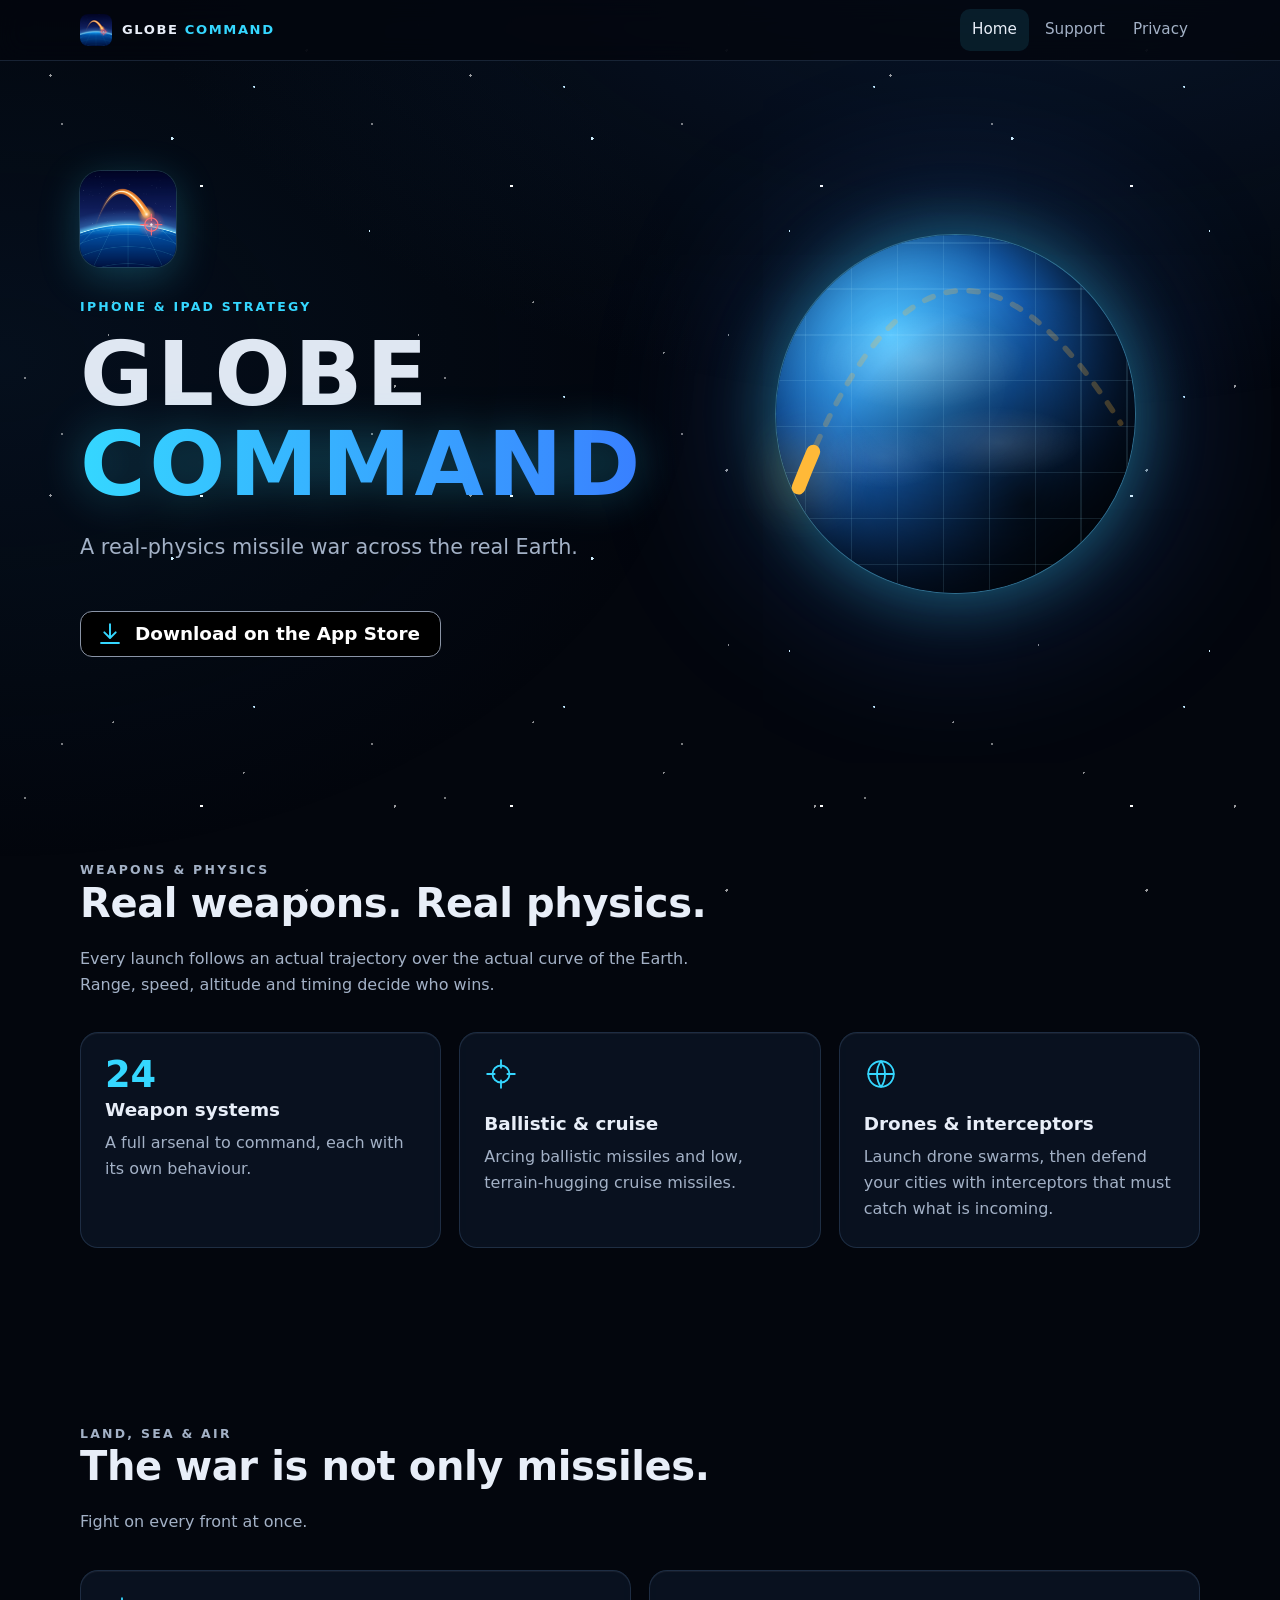
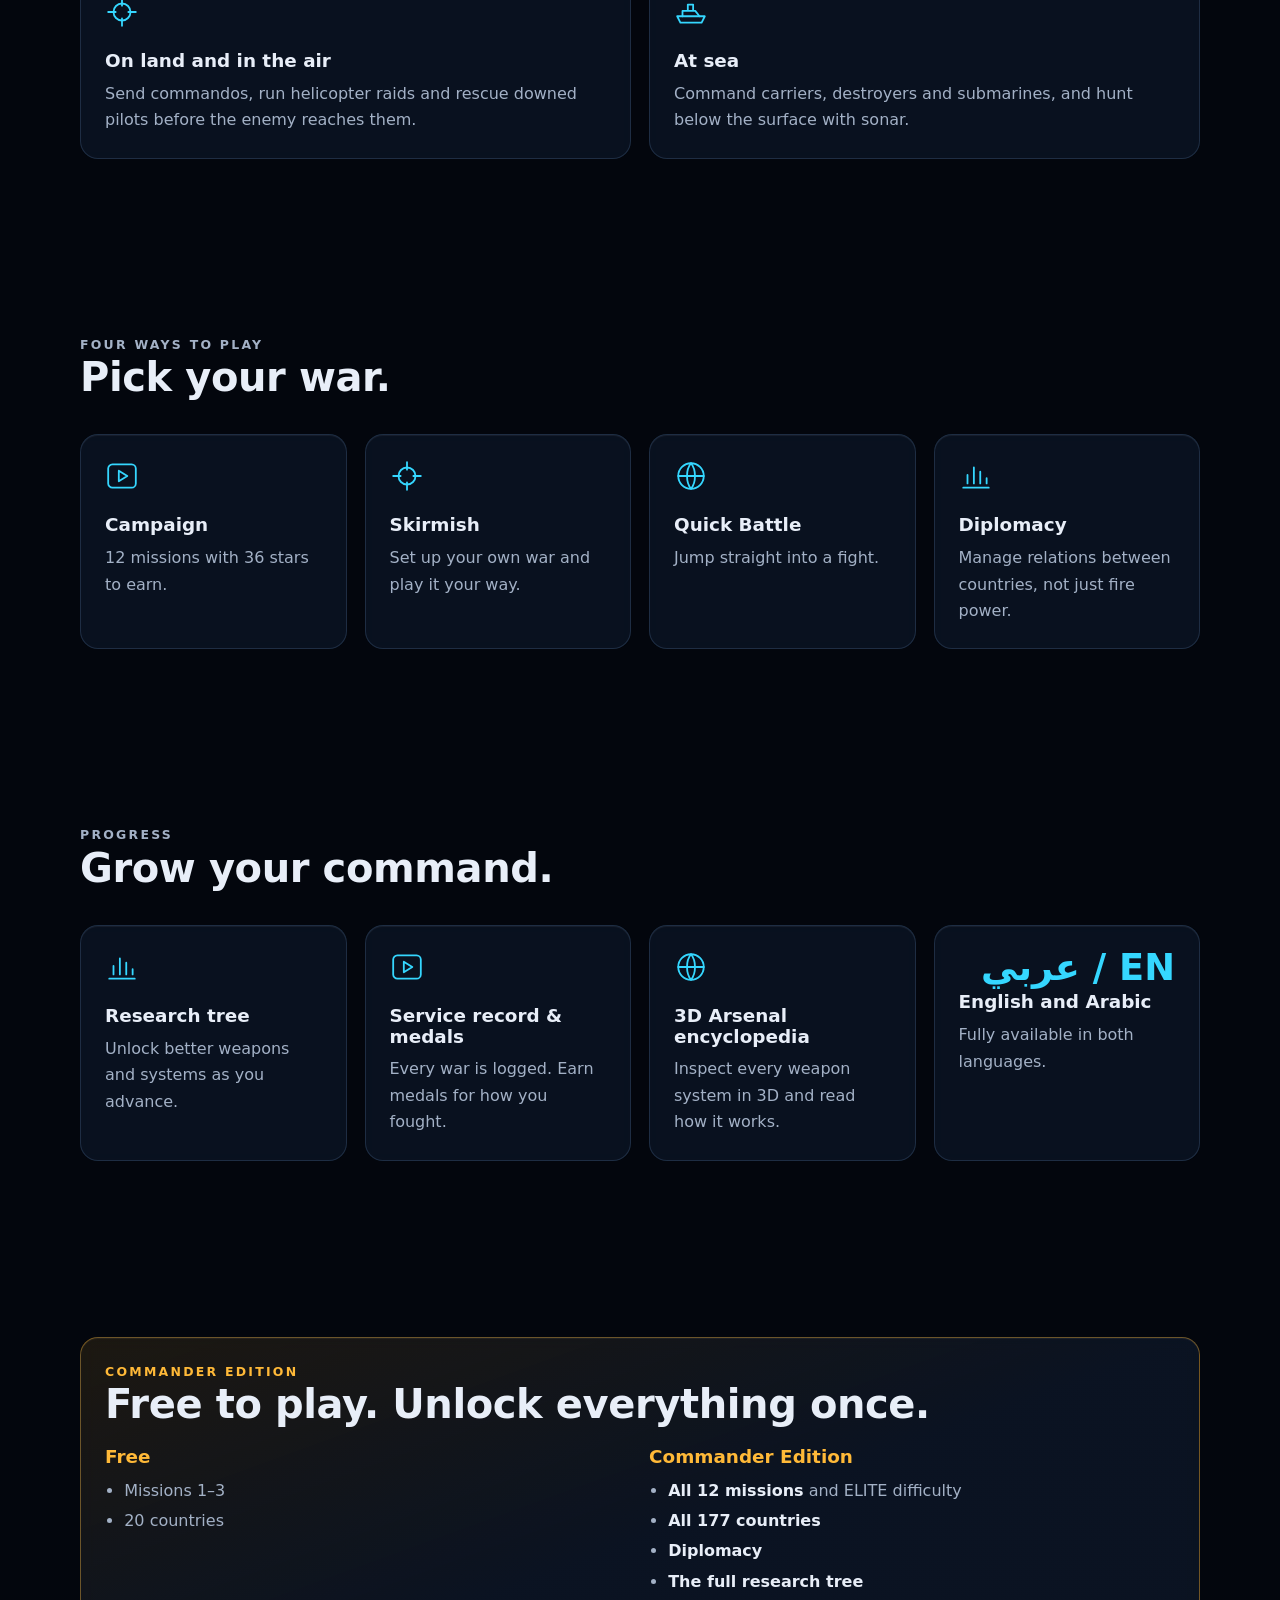
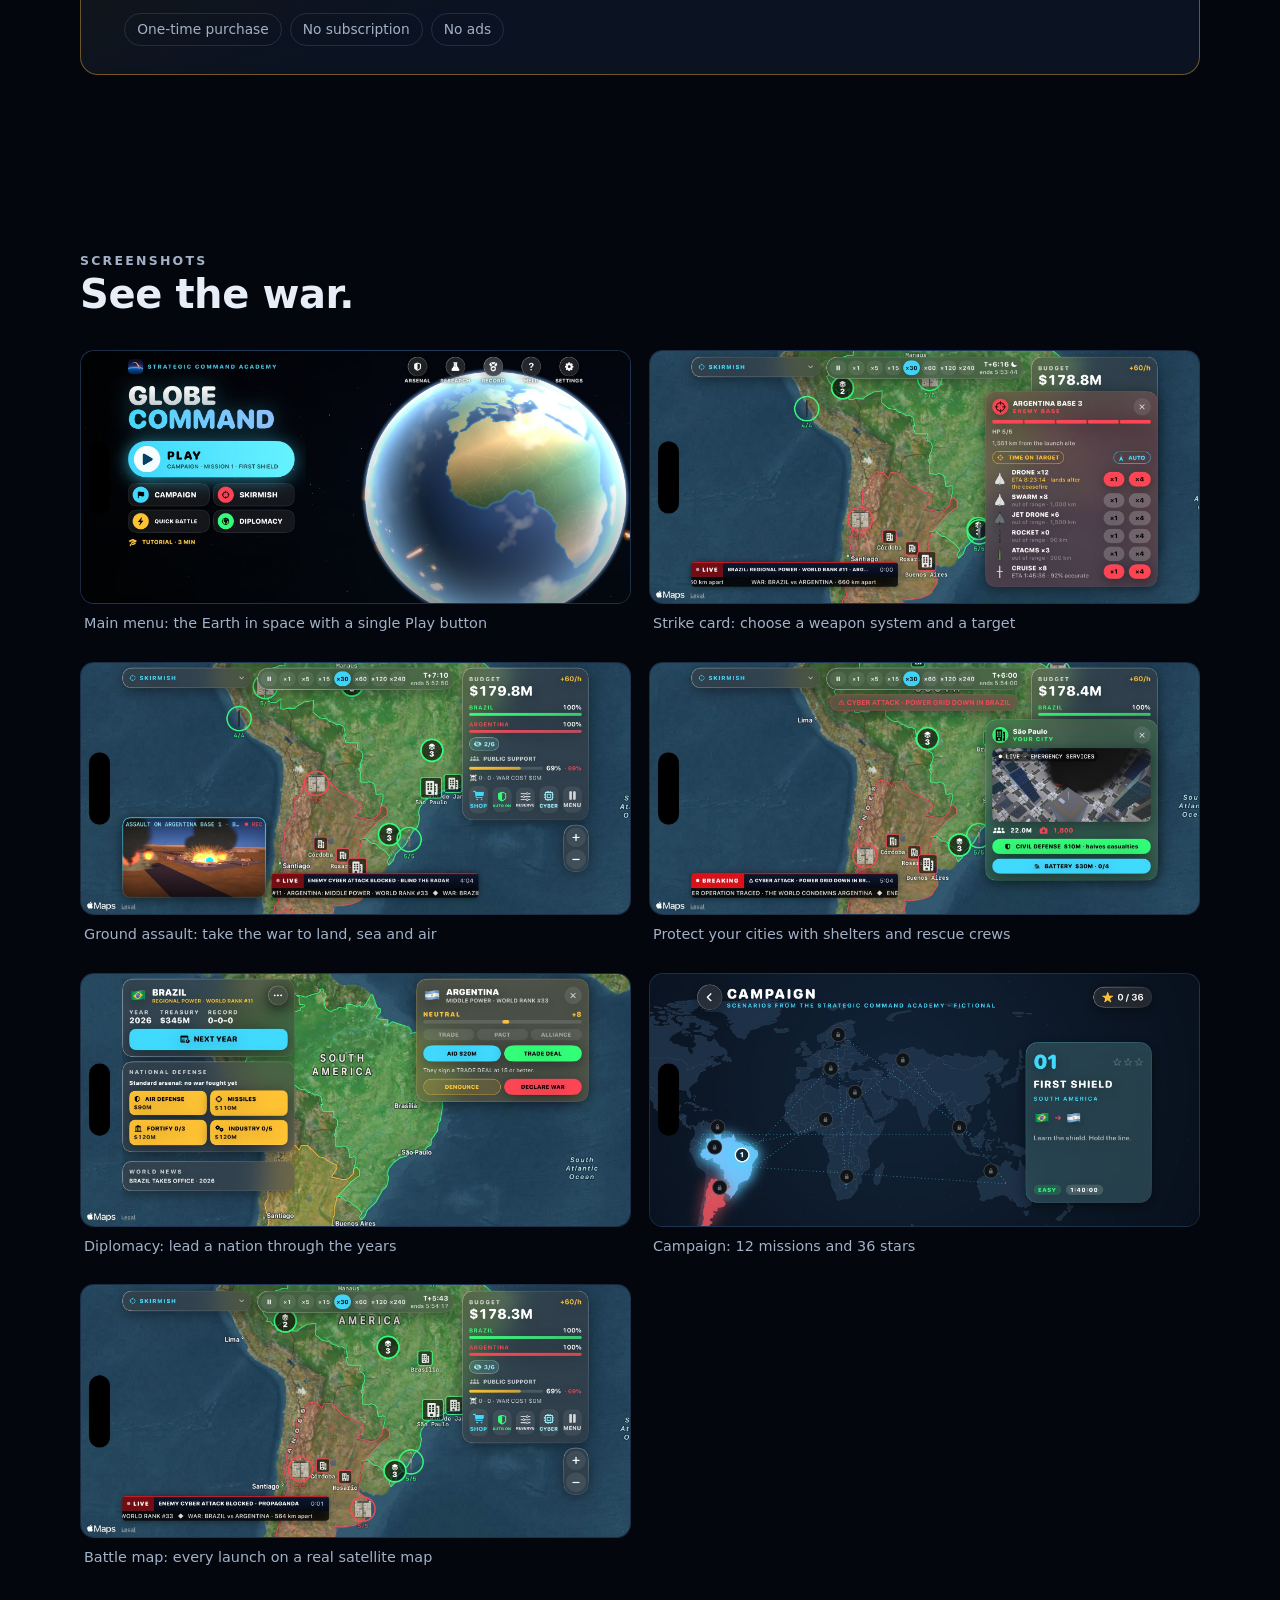
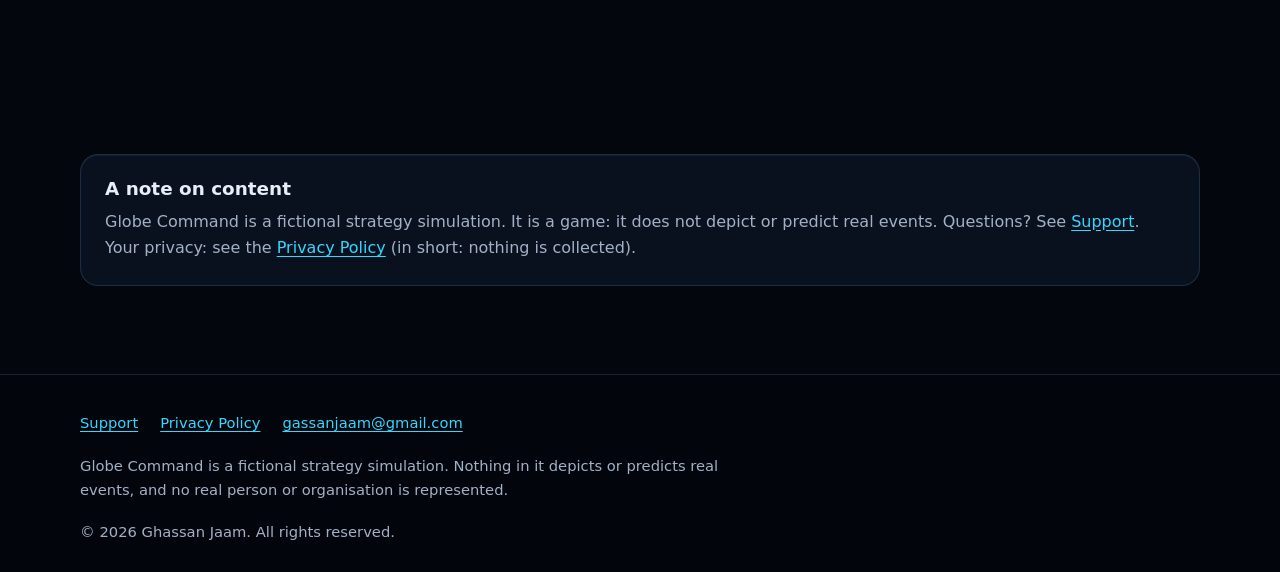
<file: index.html>
<!doctype html>
<html lang="en">
<head>
<meta charset="utf-8">
<meta name="viewport" content="width=device-width,initial-scale=1">
<title>Globe Command: a real-physics missile war across the real Earth</title>
<meta name="description" content="Globe Command is an iPhone and iPad strategy game with 24 weapon systems, real physics and the real Earth. A fictional strategy simulation.">
<meta name="theme-color" content="#03060d">
<meta name="color-scheme" content="dark">
<link rel="icon" type="image/png" sizes="32x32" href="assets/favicon.png">
<link rel="apple-touch-icon" href="assets/apple-touch-icon.png">
<link rel="stylesheet" href="style.css">
<meta property="og:type" content="website">
<meta property="og:title" content="Globe Command">
<meta property="og:description" content="A real-physics missile war across the real Earth.">
<meta property="og:image" content="https://ghassanjaa.github.io/Globe-Command-landing-page/assets/og.jpg">
<meta name="twitter:card" content="summary_large_image">
<meta name="twitter:title" content="Globe Command">
<meta name="twitter:description" content="A real-physics missile war across the real Earth.">
<meta name="twitter:image" content="https://ghassanjaa.github.io/Globe-Command-landing-page/assets/og.jpg">
</head>
<body>
<a class="skip" href="#main">Skip to content</a>
<header class="site-h"><div class="wrap">
<a class="brand" href="index.html" aria-label="Globe Command home"><img src="assets/favicon.png" width="32" height="32" alt=""><span>GLOBE <b>COMMAND</b></span></a>
<nav aria-label="Main"><ul>
<li><a href="index.html" aria-current="page">Home</a></li>
<li><a href="support.html">Support</a></li>
<li><a href="privacy.html">Privacy</a></li>
</ul></nav>
</div></header>
<main id="main">
<section class="hero"><div class="wrap">
<div>
<img class="app-icon" src="assets/apple-touch-icon.png" width="96" height="96" alt="Globe Command app icon: a missile arc over the Earth with a red crosshair">
<p class="eyebrow">iPhone &amp; iPad strategy</p>
<h1 class="title"><span class="g">GLOBE</span><span class="c">COMMAND</span></h1>
<p class="lead">A real-physics missile war across the real Earth.</p>
<a class="badge" href="#"><svg viewBox="0 0 32 32" fill="none" stroke="#35d7ff" stroke-width="2.4" stroke-linecap="round" stroke-linejoin="round" aria-hidden="true"><path d="M16 4v16M9 14l7 7 7-7M5 27h22"/></svg><span>Download on the App Store</span></a>
</div>
<div class="planet-box" aria-hidden="true">
<div class="planet"></div>
<svg class="arc" viewBox="0 0 100 100"><path class="trail" d="M16 66Q46 -12 86 52"/><path pathLength="100" d="M16 66Q46 -12 86 52"/></svg>
</div>
</div></section>

<section id="weapons"><div class="wrap">
<div class="sec-h"><p class="eyebrow">Weapons &amp; physics</p><h2>Real weapons. Real physics.</h2><p>Every launch follows an actual trajectory over the actual curve of the Earth. Range, speed, altitude and timing decide who wins.</p></div>
<div class="grid">
<div class="card"><div class="stat">24</div><h3>Weapon systems</h3><p>A full arsenal to command, each with its own behaviour.</p></div>
<div class="card"><svg class="ic" viewBox="0 0 32 32" aria-hidden="true"><circle cx="16" cy="16" r="8"/><path d="M16 3v7M16 22v7M3 16h7M22 16h7"/></svg><h3>Ballistic &amp; cruise</h3><p>Arcing ballistic missiles and low, terrain-hugging cruise missiles.</p></div>
<div class="card"><svg class="ic" viewBox="0 0 32 32" aria-hidden="true"><circle cx="16" cy="16" r="12"/><path d="M4 16h24M16 4c-5 6-5 18 0 24M16 4c5 6 5 18 0 24"/></svg><h3>Drones &amp; interceptors</h3><p>Launch drone swarms, then defend your cities with interceptors that must catch what is incoming.</p></div>
</div></div></section>

<section id="war"><div class="wrap">
<div class="sec-h"><p class="eyebrow">Land, sea &amp; air</p><h2>The war is not only missiles.</h2><p>Fight on every front at once.</p></div>
<div class="split">
<div class="card"><svg class="ic" viewBox="0 0 32 32" aria-hidden="true"><circle cx="16" cy="16" r="8"/><path d="M16 3v7M16 22v7M3 16h7M22 16h7"/></svg><h3>On land and in the air</h3><p>Send commandos, run helicopter raids and rescue downed pilots before the enemy reaches them.</p></div>
<div class="card"><svg class="ic" viewBox="0 0 32 32" aria-hidden="true"><path d="M3 20l3 6h20l3-6z"/><path d="M8 20v-5h12l4 5M13 15V9h5v6"/></svg><h3>At sea</h3><p>Command carriers, destroyers and submarines, and hunt below the surface with sonar.</p></div>
</div></div></section>

<section id="modes"><div class="wrap">
<div class="sec-h"><p class="eyebrow">Four ways to play</p><h2>Pick your war.</h2></div>
<div class="grid">
<div class="card"><svg class="ic" viewBox="0 0 32 32" aria-hidden="true"><rect x="3" y="5" width="26" height="22" rx="4"/><path d="M13 11l8 5-8 5z"/></svg><h3>Campaign</h3><p>12 missions with 36 stars to earn.</p></div>
<div class="card"><svg class="ic" viewBox="0 0 32 32" aria-hidden="true"><circle cx="16" cy="16" r="8"/><path d="M16 3v7M16 22v7M3 16h7M22 16h7"/></svg><h3>Skirmish</h3><p>Set up your own war and play it your way.</p></div>
<div class="card"><svg class="ic" viewBox="0 0 32 32" aria-hidden="true"><circle cx="16" cy="16" r="12"/><path d="M4 16h24M16 4c-5 6-5 18 0 24M16 4c5 6 5 18 0 24"/></svg><h3>Quick Battle</h3><p>Jump straight into a fight.</p></div>
<div class="card"><svg class="ic" viewBox="0 0 32 32" aria-hidden="true"><path d="M4 27h24M8 23v-8M14 23V8M20 23v-11M26 23v-5"/></svg><h3>Diplomacy</h3><p>Manage relations between countries, not just fire power.</p></div>
</div></div></section>

<section id="progress"><div class="wrap">
<div class="sec-h"><p class="eyebrow">Progress</p><h2>Grow your command.</h2></div>
<div class="grid">
<div class="card"><svg class="ic" viewBox="0 0 32 32" aria-hidden="true"><path d="M4 27h24M8 23v-8M14 23V8M20 23v-11M26 23v-5"/></svg><h3>Research tree</h3><p>Unlock better weapons and systems as you advance.</p></div>
<div class="card"><svg class="ic" viewBox="0 0 32 32" aria-hidden="true"><rect x="3" y="5" width="26" height="22" rx="4"/><path d="M13 11l8 5-8 5z"/></svg><h3>Service record &amp; medals</h3><p>Every war is logged. Earn medals for how you fought.</p></div>
<div class="card"><svg class="ic" viewBox="0 0 32 32" aria-hidden="true"><circle cx="16" cy="16" r="12"/><path d="M4 16h24M16 4c-5 6-5 18 0 24M16 4c5 6 5 18 0 24"/></svg><h3>3D Arsenal encyclopedia</h3><p>Inspect every weapon system in 3D and read how it works.</p></div>
<div class="card"><div class="stat" lang="ar" dir="rtl">EN / <span>&#1593;&#1585;&#1576;&#1610;</span></div><h3>English and Arabic</h3><p>Fully available in both languages.</p></div>
</div></div></section>

<section id="edition"><div class="wrap">
<div class="card cmdr">
<p class="eyebrow">Commander Edition</p>
<h2>Free to play. Unlock everything once.</h2>
<div class="split">
<div><h3>Free</h3><ul><li>Missions 1&ndash;3</li><li>20 countries</li></ul></div>
<div><h3>Commander Edition</h3><ul><li><strong>All 12 missions</strong> and ELITE difficulty</li><li><strong>All 177 countries</strong></li><li><strong>Diplomacy</strong></li><li><strong>The full research tree</strong></li></ul></div>
</div>
<ul class="chips"><li>One-time purchase</li><li>No subscription</li><li>No ads</li></ul>
</div></div></section>

<section id="gallery"><div class="wrap">
<div class="sec-h"><p class="eyebrow">Screenshots</p><h2>See the war.</h2></div>
<div class="shots">
<figure><div class="box"><img src="assets/shots/01-main-menu.jpg" width="1920" height="884" loading="lazy" alt="Globe Command screenshot. Main menu: the Earth in space with a single Play button"></div><figcaption>Main menu: the Earth in space with a single Play button</figcaption></figure>
<figure><div class="box"><img src="assets/shots/02-strike-card.jpg" width="1920" height="884" loading="lazy" alt="Globe Command screenshot. Strike card: choose a weapon system and a target"></div><figcaption>Strike card: choose a weapon system and a target</figcaption></figure>
<figure><div class="box"><img src="assets/shots/03-ground-assault.jpg" width="1920" height="884" loading="lazy" alt="Globe Command screenshot. Ground assault: take the war to land, sea and air"></div><figcaption>Ground assault: take the war to land, sea and air</figcaption></figure>
<figure><div class="box"><img src="assets/shots/04-city-rescue.jpg" width="1920" height="884" loading="lazy" alt="Globe Command screenshot. Protect your cities with shelters and rescue crews"></div><figcaption>Protect your cities with shelters and rescue crews</figcaption></figure>
<figure><div class="box"><img src="assets/shots/05-diplomacy.jpg" width="1920" height="884" loading="lazy" alt="Globe Command screenshot. Diplomacy: lead a nation through the years"></div><figcaption>Diplomacy: lead a nation through the years</figcaption></figure>
<figure><div class="box"><img src="assets/shots/06-campaign.jpg" width="1920" height="884" loading="lazy" alt="Globe Command screenshot. Campaign: 12 missions and 36 stars"></div><figcaption>Campaign: 12 missions and 36 stars</figcaption></figure>
<figure><div class="box"><img src="assets/shots/07-battle-map.jpg" width="1920" height="884" loading="lazy" alt="Globe Command screenshot. Battle map: every launch on a real satellite map"></div><figcaption>Battle map: every launch on a real satellite map</figcaption></figure>
</div></div></section>

<section><div class="wrap"><div class="card">
<h3>A note on content</h3>
<p>Globe Command is a fictional strategy simulation. It is a game: it does not depict or predict real events. Questions? See <a href="support.html">Support</a>. Your privacy: see the <a href="privacy.html">Privacy Policy</a> (in short: nothing is collected).</p>
</div></div></section>
</main>
<footer class="site-f"><div class="wrap">
<ul>
<li><a href="support.html">Support</a></li>
<li><a href="privacy.html">Privacy Policy</a></li>
<li><a href="mailto:gassanjaam@gmail.com">gassanjaam@gmail.com</a></li>
</ul>
<p>Globe Command is a fictional strategy simulation. Nothing in it depicts or predicts real events, and no real person or organisation is represented.</p>
<p>&copy; 2026 Ghassan Jaam. All rights reserved.</p>
</div></footer>
<script>document.querySelectorAll('.shots img').forEach(function(i){function m(){i.classList.add('miss')}i.addEventListener('error',m);if(i.complete&&!i.naturalWidth)m()})</script>
</body>
</html>
</file>
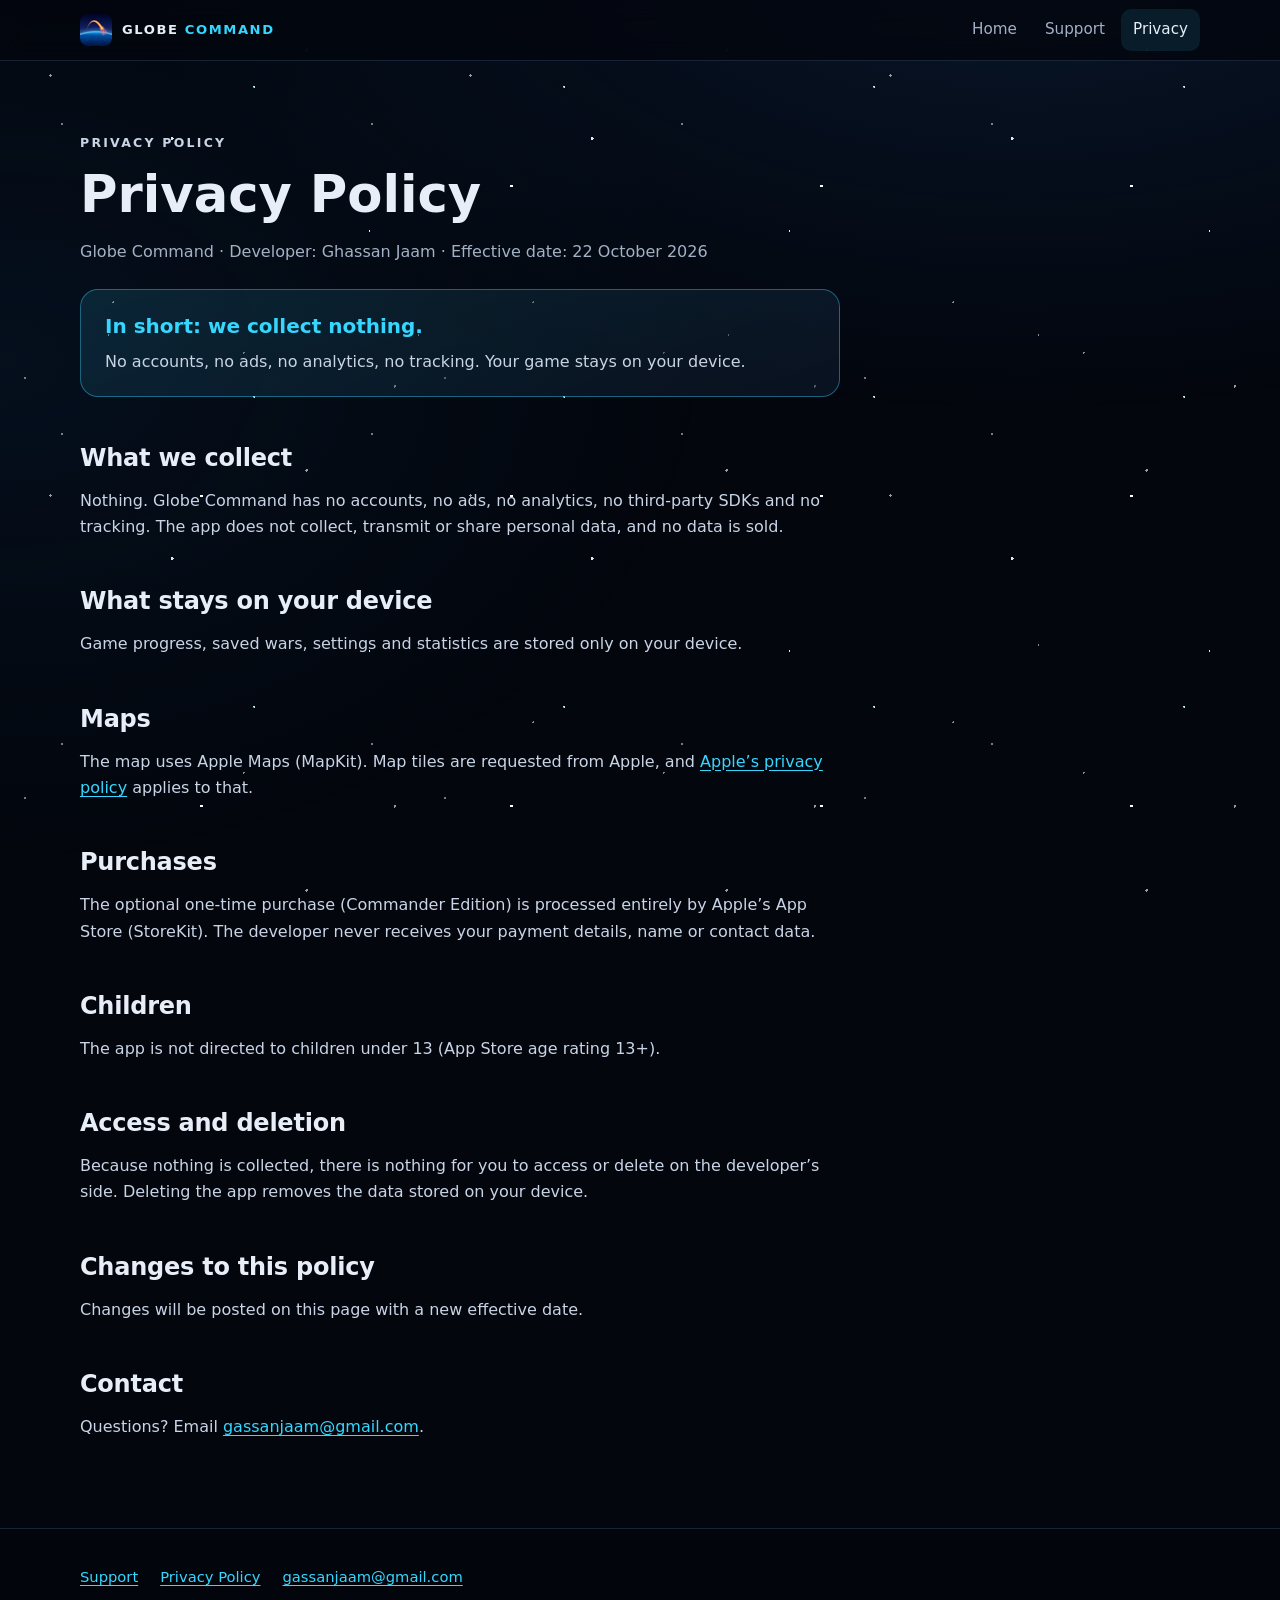
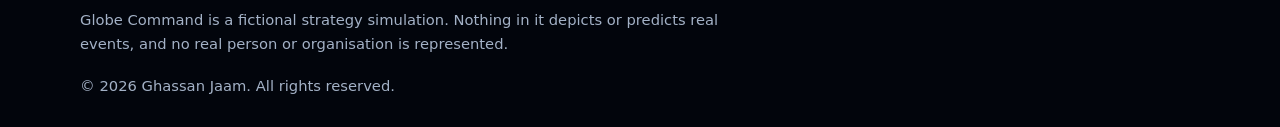
<file: privacy.html>
<!doctype html>
<html lang="en">
<head>
<meta charset="utf-8">
<meta name="viewport" content="width=device-width,initial-scale=1">
<title>Privacy Policy | Globe Command</title>
<meta name="description" content="Globe Command collects nothing: no accounts, no ads, no analytics, no tracking.">
<meta name="theme-color" content="#03060d">
<meta name="color-scheme" content="dark">
<link rel="icon" type="image/png" sizes="32x32" href="assets/favicon.png">
<link rel="apple-touch-icon" href="assets/apple-touch-icon.png">
<link rel="stylesheet" href="style.css">
</head>
<body>
<a class="skip" href="#main">Skip to content</a>
<header class="site-h"><div class="wrap">
<a class="brand" href="index.html" aria-label="Globe Command home"><img src="assets/favicon.png" width="32" height="32" alt=""><span>GLOBE <b>COMMAND</b></span></a>
<nav aria-label="Main"><ul>
<li><a href="index.html">Home</a></li>
<li><a href="support.html">Support</a></li>
<li><a href="privacy.html" aria-current="page">Privacy</a></li>
</ul></nav>
</div></header>
<main id="main">
<div class="wrap page"><div class="prose">
<p class="eyebrow">Privacy Policy</p>
<h1>Privacy Policy</h1>
<p class="meta">Globe Command &middot; Developer: Ghassan Jaam &middot; Effective date: 22 October 2026</p>
<div class="summary"><strong>In short: we collect nothing.</strong><p>No accounts, no ads, no analytics, no tracking. Your game stays on your device.</p></div>
<h2>What we collect</h2>
<p>Nothing. Globe Command has no accounts, no ads, no analytics, no third-party SDKs and no tracking. The app does not collect, transmit or share personal data, and no data is sold.</p>
<h2>What stays on your device</h2>
<p>Game progress, saved wars, settings and statistics are stored only on your device.</p>
<h2>Maps</h2>
<p>The map uses Apple Maps (MapKit). Map tiles are requested from Apple, and <a href="https://www.apple.com/legal/privacy/">Apple&rsquo;s privacy policy</a> applies to that.</p>
<h2>Purchases</h2>
<p>The optional one-time purchase (Commander Edition) is processed entirely by Apple&rsquo;s App Store (StoreKit). The developer never receives your payment details, name or contact data.</p>
<h2>Children</h2>
<p>The app is not directed to children under 13 (App Store age rating 13+).</p>
<h2>Access and deletion</h2>
<p>Because nothing is collected, there is nothing for you to access or delete on the developer&rsquo;s side. Deleting the app removes the data stored on your device.</p>
<h2>Changes to this policy</h2>
<p>Changes will be posted on this page with a new effective date.</p>
<h2>Contact</h2>
<p>Questions? Email <a href="mailto:gassanjaam@gmail.com">gassanjaam@gmail.com</a>.</p>
</div></div>
</main>
<footer class="site-f"><div class="wrap">
<ul>
<li><a href="support.html">Support</a></li>
<li><a href="privacy.html">Privacy Policy</a></li>
<li><a href="mailto:gassanjaam@gmail.com">gassanjaam@gmail.com</a></li>
</ul>
<p>Globe Command is a fictional strategy simulation. Nothing in it depicts or predicts real events, and no real person or organisation is represented.</p>
<p>&copy; 2026 Ghassan Jaam. All rights reserved.</p>
</div></footer>

</body>
</html>
</file>
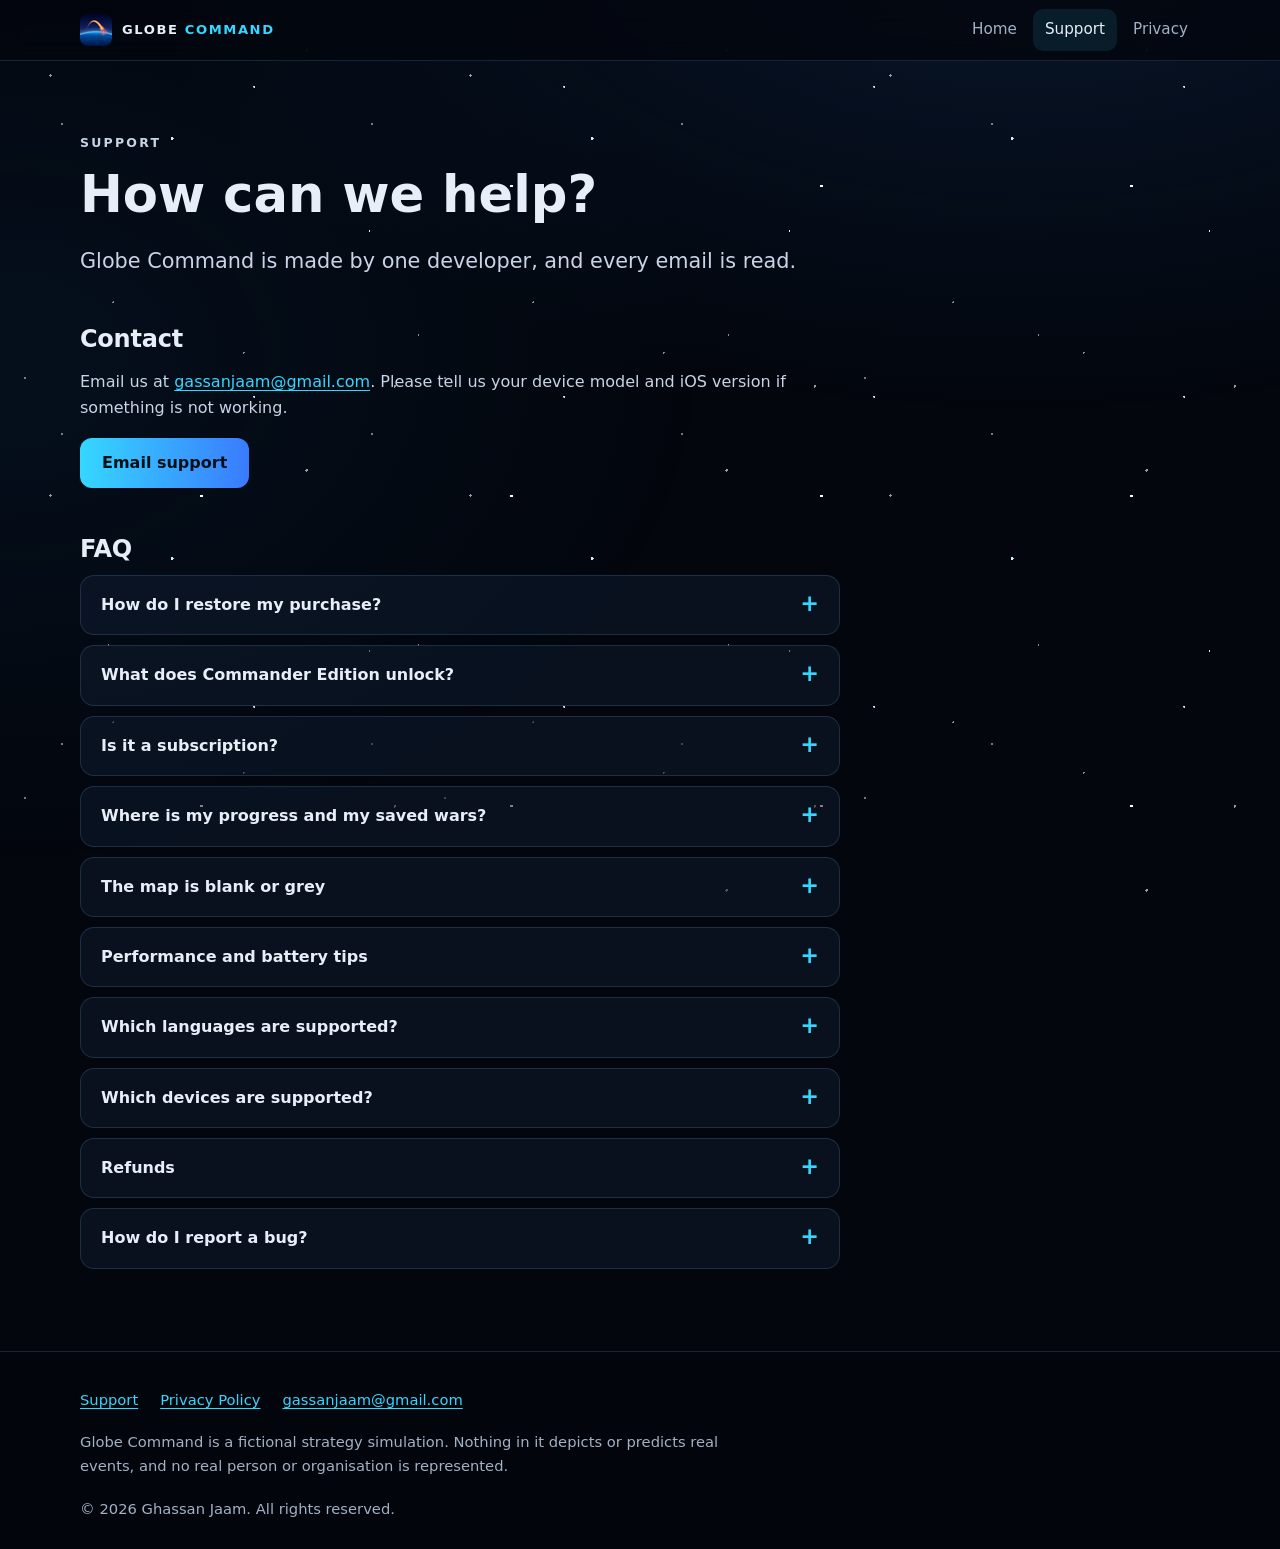
<file: support.html>
<!doctype html>
<html lang="en">
<head>
<meta charset="utf-8">
<meta name="viewport" content="width=device-width,initial-scale=1">
<title>Support | Globe Command</title>
<meta name="description" content="Support and frequently asked questions for the Globe Command iOS game.">
<meta name="theme-color" content="#03060d">
<meta name="color-scheme" content="dark">
<link rel="icon" type="image/png" sizes="32x32" href="assets/favicon.png">
<link rel="apple-touch-icon" href="assets/apple-touch-icon.png">
<link rel="stylesheet" href="style.css">
</head>
<body>
<a class="skip" href="#main">Skip to content</a>
<header class="site-h"><div class="wrap">
<a class="brand" href="index.html" aria-label="Globe Command home"><img src="assets/favicon.png" width="32" height="32" alt=""><span>GLOBE <b>COMMAND</b></span></a>
<nav aria-label="Main"><ul>
<li><a href="index.html">Home</a></li>
<li><a href="support.html" aria-current="page">Support</a></li>
<li><a href="privacy.html">Privacy</a></li>
</ul></nav>
</div></header>
<main id="main">
<div class="wrap page"><div class="prose">
<p class="eyebrow">Support</p>
<h1>How can we help?</h1>
<p class="lead">Globe Command is made by one developer, and every email is read.</p>
<h2>Contact</h2>
<p>Email us at <a href="mailto:gassanjaam@gmail.com">gassanjaam@gmail.com</a>. Please tell us your device model and iOS version if something is not working.</p>
<p><a class="btn" href="mailto:gassanjaam@gmail.com">Email support</a></p>
<h2>FAQ</h2>
<details><summary>How do I restore my purchase?</summary><div><p>Open the main menu, tap <strong>COMMANDER EDITION</strong>, then <strong>Restore purchases</strong>. You will also find the button on the paywall screen. Use the same Apple ID you bought with.</p></div></details>
<details><summary>What does Commander Edition unlock?</summary><div><p>All 12 campaign missions and ELITE difficulty, all 177 countries, Diplomacy and the full research tree. The free version includes missions 1&ndash;3 and 20 countries.</p></div></details>
<details><summary>Is it a subscription?</summary><div><p>No. Commander Edition is a one-time purchase. There are no subscriptions and no ads.</p></div></details>
<details><summary>Where is my progress and my saved wars?</summary><div><p>Only on your device. Deleting the app deletes them. If you back up your device to iCloud, the backup includes them.</p></div></details>
<details><summary>The map is blank or grey</summary><div><p>The map imagery comes from Apple Maps and needs an internet connection. Please check your connection and try again.</p></div></details>
<details><summary>Performance and battery tips</summary><div><p>Use a lower time speed and close other apps you are not using.</p></div></details>
<details><summary>Which languages are supported?</summary><div><p>English and Arabic. The game follows your phone&rsquo;s language, and you can also change it in Settings.</p></div></details>
<details><summary>Which devices are supported?</summary><div><p>iPhone and iPad with iOS 18 or later. The game runs in landscape only.</p></div></details>
<details><summary>Refunds</summary><div><p>Refunds are handled by Apple. Request one at <a href="https://reportaproblem.apple.com">reportaproblem.apple.com</a>.</p></div></details>
<details><summary>How do I report a bug?</summary><div><p>Email <a href="mailto:gassanjaam@gmail.com?subject=Globe%20Command%20bug">gassanjaam@gmail.com</a> with your device model, your iOS version and what happened. Thank you!</p></div></details>
</div></div>
</main>
<footer class="site-f"><div class="wrap">
<ul>
<li><a href="support.html">Support</a></li>
<li><a href="privacy.html">Privacy Policy</a></li>
<li><a href="mailto:gassanjaam@gmail.com">gassanjaam@gmail.com</a></li>
</ul>
<p>Globe Command is a fictional strategy simulation. Nothing in it depicts or predicts real events, and no real person or organisation is represented.</p>
<p>&copy; 2026 Ghassan Jaam. All rights reserved.</p>
</div></footer>

</body>
</html>
</file>
<file: style.css>
:root{
  --bg:#03060d;--bg2:#08111f;--ink:#e8eef8;--mute:#a3b1c6;--cyan:#35d7ff;--blue:#3a7bff;--amber:#ffb938;
  --line:rgba(140,190,255,.16);--glass:rgba(16,28,48,.55);--r:18px;
  --font:system-ui,-apple-system,"Segoe UI",Roboto,"Helvetica Neue",Arial,"Noto Sans","Noto Sans Arabic",sans-serif;
  color-scheme:dark;
}
*{box-sizing:border-box}
html{scroll-behavior:smooth;-webkit-text-size-adjust:100%}
body{margin:0;background:var(--bg);color:var(--ink);font:16px/1.65 var(--font);min-height:100vh;display:flex;flex-direction:column;overflow-x:hidden}
/* starfield: layered radial dots, two drifting layers */
body::before,body::after{content:"";position:fixed;inset:0;z-index:-1;pointer-events:none}
body::before{background:
  radial-gradient(1.2px 1.2px at 12% 18%,#fff9 98%,#0000),radial-gradient(1px 1px at 27% 72%,#fff8 98%,#0000),
  radial-gradient(1.4px 1.4px at 41% 33%,#cfefff 98%,#0000),radial-gradient(1px 1px at 58% 84%,#fff8 98%,#0000),
  radial-gradient(1.3px 1.3px at 73% 12%,#fff9 98%,#0000),radial-gradient(1px 1px at 88% 55%,#cfefff 98%,#0000),
  radial-gradient(1px 1px at 6% 90%,#fff7 98%,#0000),radial-gradient(1.2px 1.2px at 94% 92%,#fff9 98%,#0000),
  radial-gradient(900px 500px at 80% -10%,#10305a66,#0000),radial-gradient(700px 500px at 0% 40%,#0b2a4a44,#0000);
  background-size:420px 420px,420px 420px,420px 420px,420px 420px,420px 420px,420px 420px,420px 420px,420px 420px,100% 100%,100% 100%}
body::after{background:
  radial-gradient(1px 1px at 20% 40%,#fff7 98%,#0000),radial-gradient(1.5px 1.5px at 65% 60%,#fff 98%,#0000),
  radial-gradient(1px 1px at 82% 28%,#bfe8ff 98%,#0000),radial-gradient(1px 1px at 35% 8%,#fff8 98%,#0000);
  background-size:310px 310px;animation:twinkle 6s ease-in-out infinite alternate}
@keyframes twinkle{from{opacity:.35}to{opacity:1}}

a{color:var(--cyan);text-underline-offset:3px}
a:hover{color:#8be9ff}
:focus-visible{outline:3px solid var(--amber);outline-offset:3px;border-radius:6px}
.skip{position:absolute;left:12px;top:-60px;background:var(--cyan);color:#001018;padding:10px 16px;border-radius:10px;font-weight:700;z-index:100;text-decoration:none}
.skip:focus{top:12px}
.wrap{width:min(1120px,100% - 32px);margin-inline:auto}

/* header / footer */
.site-h{position:sticky;top:0;z-index:50;background:rgba(3,6,13,.78);backdrop-filter:blur(12px);-webkit-backdrop-filter:blur(12px);border-bottom:1px solid var(--line)}
.site-h .wrap{display:flex;align-items:center;justify-content:space-between;gap:12px;min-height:60px;flex-wrap:wrap}
.brand{display:flex;align-items:center;gap:10px;color:var(--ink);text-decoration:none;font-weight:800;letter-spacing:.12em;font-size:.82rem}
.brand img{border-radius:8px}
.brand b{color:var(--cyan);font-weight:800}
nav ul{display:flex;gap:4px;list-style:none;margin:0;padding:0}
nav a{display:block;padding:8px 12px;border-radius:10px;color:var(--mute);text-decoration:none;font-size:.95rem}
nav a:hover,nav a[aria-current=page]{color:var(--ink);background:rgba(53,215,255,.1)}
.site-f{margin-top:auto;border-top:1px solid var(--line);background:rgba(3,6,13,.7);padding:36px 0 28px;color:var(--mute);font-size:.92rem}
.site-f .wrap{display:grid;gap:18px}
.site-f ul{display:flex;gap:8px 22px;flex-wrap:wrap;list-style:none;margin:0;padding:0}
.site-f p{margin:0;max-width:70ch}

/* type */
h1,h2,h3{line-height:1.12;margin:0 0 .5em}
h2{font-size:clamp(1.7rem,4vw,2.5rem);letter-spacing:-.01em}
h3{font-size:1.15rem}
.eyebrow{color:var(--cyan);font-weight:700;letter-spacing:.18em;font-size:.78rem;text-transform:uppercase;margin:0 0 12px}
.lead{color:var(--mute);font-size:clamp(1.05rem,2.2vw,1.3rem);max-width:56ch}
.title{font-size:clamp(2.6rem,9vw,5.6rem);font-weight:900;letter-spacing:.04em;line-height:1;margin:0 0 18px}
.title span{display:block}
.title .g{color:#dfe7f2}
.title .c{background:linear-gradient(90deg,var(--cyan),var(--blue));-webkit-background-clip:text;background-clip:text;color:transparent;filter:drop-shadow(0 0 22px rgba(53,215,255,.35))}

/* hero */
.hero{position:relative;padding:clamp(48px,9vw,110px) 0 clamp(60px,9vw,120px)}
.hero .wrap{display:grid;grid-template-columns:1.1fr .9fr;gap:32px;align-items:center}
.hero .app-icon{border-radius:22%;box-shadow:0 0 0 1px var(--line),0 10px 40px rgba(53,215,255,.25);margin-bottom:22px}
.badge{display:inline-flex;align-items:center;gap:12px;background:#000;color:#fff;border:1px solid #8a94a6;border-radius:12px;padding:9px 20px 9px 16px;text-decoration:none;margin-top:26px;transition:transform .2s,border-color .2s,box-shadow .2s}
.badge:hover{color:#fff;transform:translateY(-2px);border-color:var(--cyan);box-shadow:0 8px 28px rgba(53,215,255,.25)}
.badge svg{width:26px;height:26px;flex:none}
.badge span{font-size:1.15rem;font-weight:700;line-height:1.1;display:block}
.planet-box{display:grid;place-items:center;aspect-ratio:1;max-width:460px;width:100%;margin-inline:auto;position:relative}
.planet{width:78%;aspect-ratio:1;border-radius:50%;position:relative;overflow:hidden;
  background:
    radial-gradient(circle at 70% 75%,#000b 0,#0000 55%),
    radial-gradient(circle at 32% 28%,#4fc4ff 0,#1561b8 38%,#082a5c 70%,#030d22 100%);
  box-shadow:0 0 0 1px #6fd6ff55,0 0 60px 8px rgba(53,215,255,.35),0 0 160px 40px rgba(58,123,255,.2),inset -30px -30px 80px #000c;
  animation:float 9s ease-in-out infinite alternate}
.planet::before{content:"";position:absolute;inset:0;border-radius:50%;
  background:
    repeating-linear-gradient(0deg,#9fe6ff1f 0 1px,#0000 1px 34px),
    repeating-linear-gradient(90deg,#9fe6ff1f 0 1px,#0000 1px 34px);
  mask:radial-gradient(circle,#000 55%,#0000 72%);-webkit-mask:radial-gradient(circle,#000 55%,#0000 72%);
  transform:scale(1.35);animation:spin 40s linear infinite}
.planet::after{content:"";position:absolute;inset:0;border-radius:50%;
  background:radial-gradient(ellipse 30% 14% at 40% 35%,#ffffff30,#0000),radial-gradient(ellipse 24% 10% at 62% 58%,#ffffff22,#0000),radial-gradient(ellipse 18% 9% at 30% 62%,#ffffff1c,#0000);
  animation:clouds 60s linear infinite}
.arc{position:absolute;inset:0;width:100%;height:100%;overflow:visible;pointer-events:none}
.arc path{fill:none;stroke:var(--amber);stroke-width:3;stroke-linecap:round;stroke-dasharray:8 200;filter:drop-shadow(0 0 6px var(--amber));animation:fly 4.5s ease-in infinite}
.arc .trail{stroke:#ffb93840;stroke-width:1.2;stroke-dasharray:2 3;animation:none;filter:none}
@keyframes fly{from{stroke-dashoffset:8}to{stroke-dashoffset:-100}}
@keyframes float{to{transform:translateY(-10px)}}
@keyframes spin{to{transform:scale(1.35) rotate(360deg)}}
@keyframes clouds{to{transform:rotate(360deg)}}

/* sections */
section{padding:clamp(48px,7vw,88px) 0}
.sec-h{max-width:62ch;margin-bottom:34px}
.sec-h p{color:var(--mute);margin:0}
.grid{display:grid;gap:18px;grid-template-columns:repeat(auto-fit,minmax(min(100%,250px),1fr))}
.card{background:var(--glass);border:1px solid var(--line);border-radius:var(--r);padding:24px;backdrop-filter:blur(8px);-webkit-backdrop-filter:blur(8px);box-shadow:inset 0 1px 0 rgba(255,255,255,.05)}
.card p{margin:0;color:var(--mute)}
.card svg.ic{width:34px;height:34px;stroke:var(--cyan);fill:none;stroke-width:1.7;stroke-linecap:round;stroke-linejoin:round;margin-bottom:14px}
.stat{font-size:2.3rem;font-weight:900;color:var(--cyan);line-height:1;margin-bottom:6px}
.split{display:grid;gap:18px;grid-template-columns:repeat(auto-fit,minmax(min(100%,320px),1fr))}
.chips{display:flex;flex-wrap:wrap;gap:8px;list-style:none;padding:0;margin:14px 0 0}
.chips li{border:1px solid var(--line);border-radius:99px;padding:4px 12px;font-size:.86rem;color:var(--mute)}

/* commander edition */
.cmdr{border-color:rgba(255,185,56,.4);background:linear-gradient(160deg,rgba(255,185,56,.1),rgba(16,28,48,.6) 55%)}
.cmdr h3,.cmdr .eyebrow{color:var(--amber)}
.cmdr ul{margin:10px 0 0;padding-left:1.2em;color:var(--mute)}
.cmdr li{margin:4px 0}
.cmdr strong{color:var(--ink)}

/* gallery */
.shots{display:grid;gap:18px;grid-template-columns:repeat(auto-fit,minmax(min(100%,420px),1fr))}
.shots figure{margin:0}
.shots .box{aspect-ratio:2868/1320;border-radius:14px;border:1px solid var(--line);overflow:hidden;
  background:radial-gradient(circle at 50% 120%,#1561b855,#0000 60%),linear-gradient(160deg,#0b1a30,#050b16)}
.shots img{display:block;width:100%;height:100%;object-fit:cover;color:transparent}
.shots img.miss{visibility:hidden}
.shots figcaption{color:var(--mute);font-size:.9rem;padding:8px 4px}

/* prose pages */
.page{padding:clamp(36px,6vw,72px) 0}
.prose{max-width:760px}
.prose h1{font-size:clamp(2rem,5vw,3.2rem);margin-bottom:.3em}
.prose h2{font-size:1.5rem;margin-top:2em}
.prose p,.prose li{color:#c9d4e6}
.prose .meta{color:var(--mute)}
.summary{background:linear-gradient(160deg,rgba(53,215,255,.12),rgba(16,28,48,.55));border:1px solid rgba(53,215,255,.4);border-radius:var(--r);padding:20px 24px;margin:24px 0}
.summary strong{font-size:1.25rem;color:var(--cyan);display:block;margin-bottom:6px}
.summary p{margin:0}
details{background:var(--glass);border:1px solid var(--line);border-radius:14px;margin:10px 0}
summary{cursor:pointer;padding:16px 20px;font-weight:700;list-style:none;display:flex;justify-content:space-between;gap:12px;border-radius:14px}
summary::-webkit-details-marker{display:none}
summary::after{content:"+";color:var(--cyan);font-size:1.4rem;line-height:1}
details[open] summary::after{content:"\2212"}
details>div{padding:0 20px 16px}
details p{margin:0 0 .6em}
.btn{display:inline-block;background:linear-gradient(90deg,var(--cyan),var(--blue));color:#001018;font-weight:800;padding:12px 22px;border-radius:12px;text-decoration:none}
.btn:hover{color:#001018;filter:brightness(1.1)}
.note{color:var(--mute);font-size:.9rem}

@media(max-width:820px){
  .hero .wrap{grid-template-columns:1fr}
  .planet-box{max-width:300px}
}
@media(max-width:420px){
  .brand span{display:none}
  nav a{padding:8px 10px}
}
@media(prefers-reduced-motion:reduce){
  *,*::before,*::after{animation:none!important;transition:none!important;scroll-behavior:auto!important}
}
</file>
